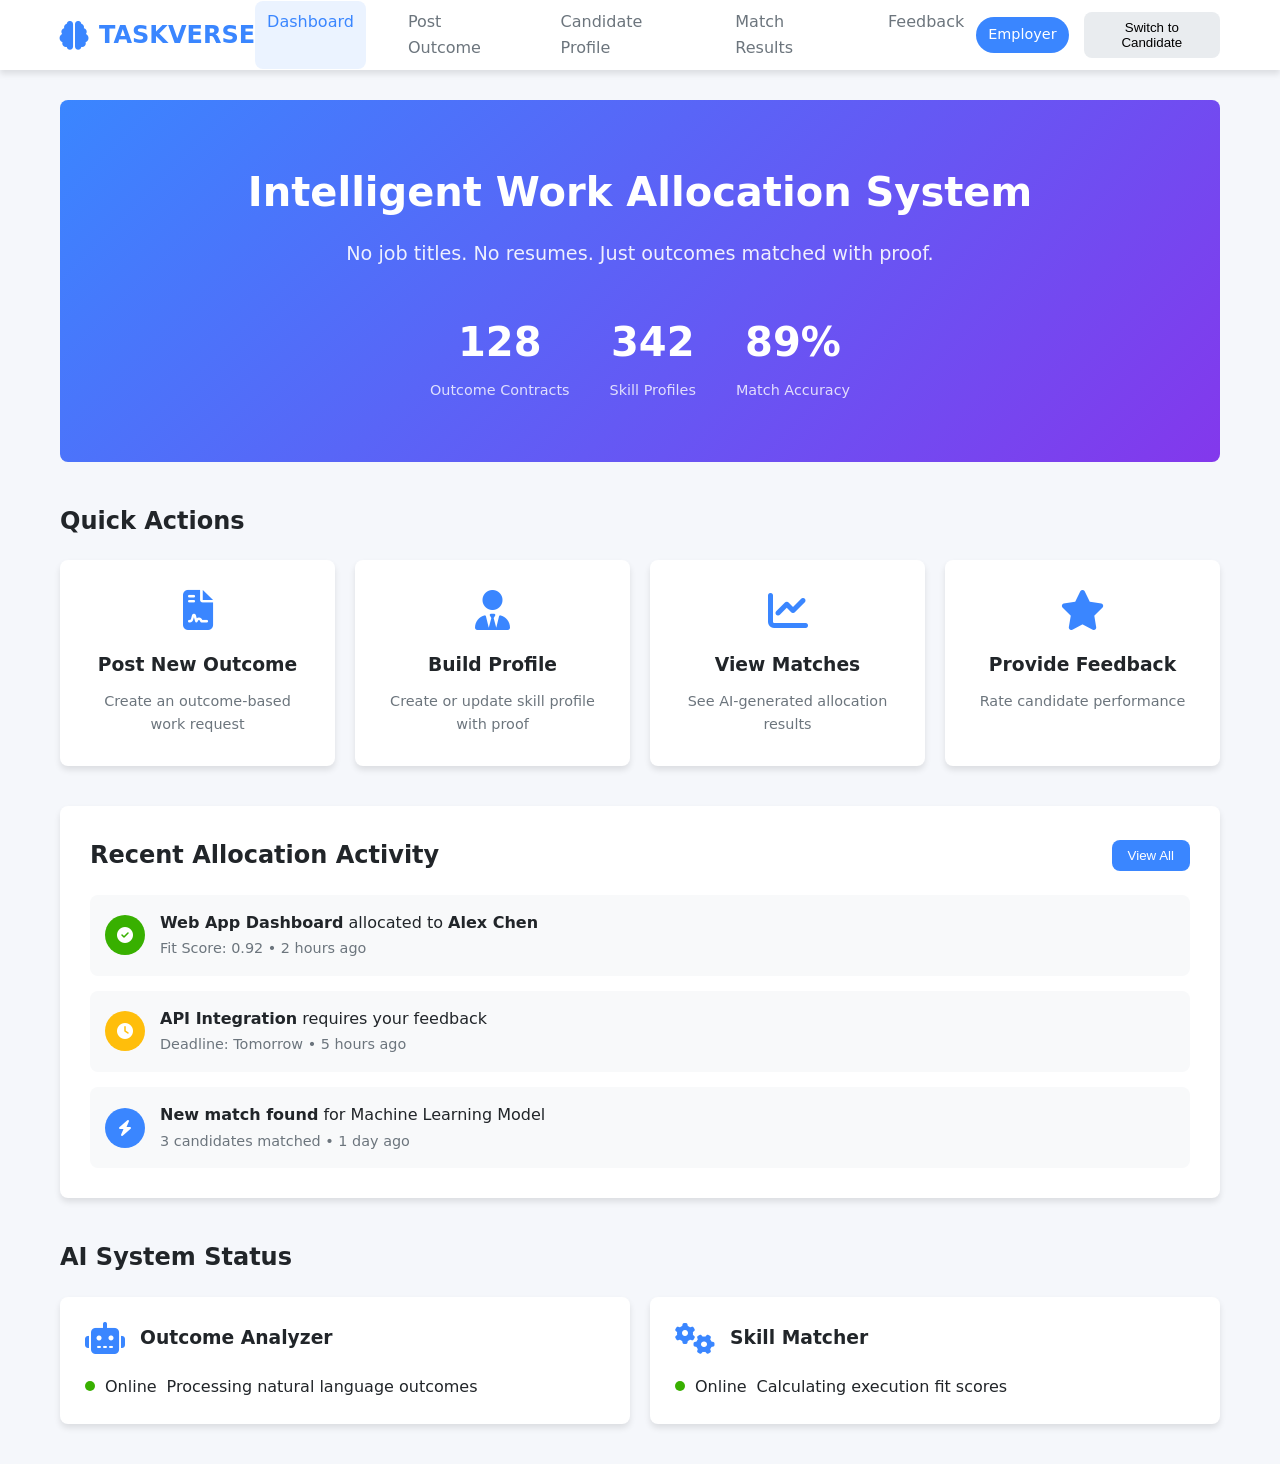
<file: index.html>
<!DOCTYPE html>
<html lang="en">
<head>
    <meta charset="UTF-8">
    <meta name="viewport" content="width=device-width, initial-scale=1.0">
    <title>TASKVERSE - AI Work Allocation System</title>
    <link rel="stylesheet" href="style.css">
    <link rel="stylesheet" href="https://cdnjs.cloudflare.com/ajax/libs/font-awesome/6.4.0/css/all.min.css">
</head>
<body>
    <!-- Navigation -->
    <nav class="navbar">
        <div class="nav-container">
            <div class="logo">
                <i class="fas fa-brain"></i>
                <span>TASKVERSE</span>
            </div>
            <div class="nav-links">
                <a href="index.html" class="active">Dashboard</a>
                <a href="pages/post-outcome.html">Post Outcome</a>
                <a href="pages/candidate-profile.html">Candidate Profile</a>
                <a href="pages/match-results.html">Match Results</a>
                <a href="pages/feedback.html">Feedback</a>
            </div>
            <div class="user-menu">
                <span class="user-role">Employer</span>
                <button class="btn-switch" id="roleSwitch">Switch to Candidate</button>
            </div>
        </div>
    </nav>

    <!-- Main Content -->
    <div class="container">
        <!-- Hero Section -->
        <section class="hero">
            <div class="hero-content">
                <h1>Intelligent Work Allocation System</h1>
                <p class="subtitle">No job titles. No resumes. Just outcomes matched with proof.</p>
                <div class="stats">
                    <div class="stat-card">
                        <div class="stat-number">128</div>
                        <div class="stat-label">Outcome Contracts</div>
                    </div>
                    <div class="stat-card">
                        <div class="stat-number">342</div>
                        <div class="stat-label">Skill Profiles</div>
                    </div>
                    <div class="stat-card">
                        <div class="stat-number">89%</div>
                        <div class="stat-label">Match Accuracy</div>
                    </div>
                </div>
            </div>
        </section>

        <!-- Quick Actions -->
        <section class="quick-actions">
            <h2>Quick Actions</h2>
            <div class="action-grid">
                <a href="pages/post-outcome.html" class="action-card">
                    <i class="fas fa-file-contract"></i>
                    <h3>Post New Outcome</h3>
                    <p>Create an outcome-based work request</p>
                </a>
                <a href="pages/candidate-profile.html" class="action-card">
                    <i class="fas fa-user-tie"></i>
                    <h3>Build Profile</h3>
                    <p>Create or update skill profile with proof</p>
                </a>
                <a href="pages/match-results.html" class="action-card">
                    <i class="fas fa-chart-line"></i>
                    <h3>View Matches</h3>
                    <p>See AI-generated allocation results</p>
                </a>
                <a href="pages/feedback.html" class="action-card">
                    <i class="fas fa-star"></i>
                    <h3>Provide Feedback</h3>
                    <p>Rate candidate performance</p>
                </a>
            </div>
        </section>

        <!-- Recent Activity -->
        <section class="recent-activity">
            <div class="section-header">
                <h2>Recent Allocation Activity</h2>
                <button class="btn-view-all">View All</button>
            </div>
            <div class="activity-list">
                <div class="activity-item">
                    <div class="activity-icon success">
                        <i class="fas fa-check-circle"></i>
                    </div>
                    <div class="activity-content">
                        <p><strong>Web App Dashboard</strong> allocated to <strong>Alex Chen</strong></p>
                        <small class="text-muted">Fit Score: 0.92 • 2 hours ago</small>
                    </div>
                </div>
                <div class="activity-item">
                    <div class="activity-icon warning">
                        <i class="fas fa-clock"></i>
                    </div>
                    <div class="activity-content">
                        <p><strong>API Integration</strong> requires your feedback</p>
                        <small class="text-muted">Deadline: Tomorrow • 5 hours ago</small>
                    </div>
                </div>
                <div class="activity-item">
                    <div class="activity-icon info">
                        <i class="fas fa-bolt"></i>
                    </div>
                    <div class="activity-content">
                        <p><strong>New match found</strong> for Machine Learning Model</p>
                        <small class="text-muted">3 candidates matched • 1 day ago</small>
                    </div>
                </div>
            </div>
        </section>

        <!-- System Status -->
        <section class="system-status">
            <h2>AI System Status</h2>
            <div class="status-grid">
                <div class="status-card">
                    <div class="status-header">
                        <i class="fas fa-robot"></i>
                        <h3>Outcome Analyzer</h3>
                    </div>
                    <div class="status-body">
                        <div class="status-indicator active"></div>
                        <span>Online</span>
                        <p>Processing natural language outcomes</p>
                    </div>
                </div>
                <div class="status-card">
                    <div class="status-header">
                        <i class="fas fa-cogs"></i>
                        <h3>Skill Matcher</h3>
                    </div>
                    <div class="status-body">
                        <div class="status-indicator active"></div>
                        <span>Online</span>
                        <p>Calculating execution fit scores</p>
                    </div>
                </div>
            </div>
        </section>
    </div>

    <script src="script.js"></script>
</body>
</html>
</file>
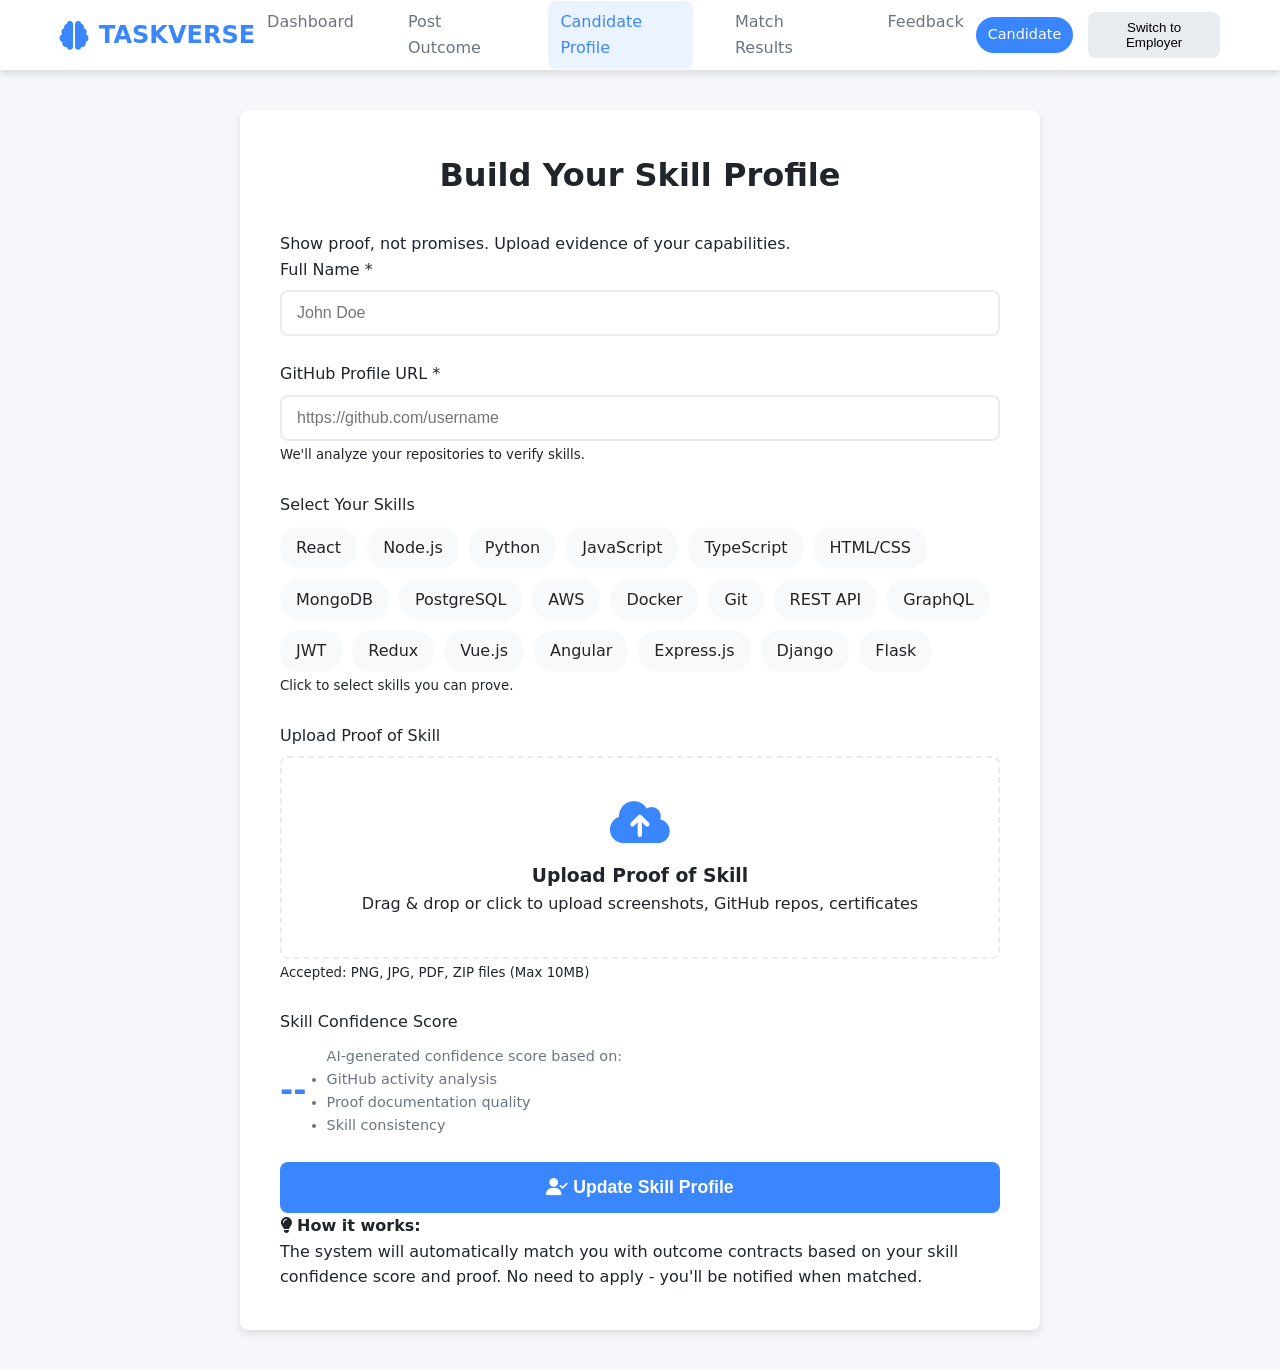
<file: pages/candidate-profile.html>
<!DOCTYPE html>
<html lang="en">
<head>
    <meta charset="UTF-8">
    <meta name="viewport" content="width=device-width, initial-scale=1.0">
    <title>Candidate Profile - TASKVERSE</title>
    <link rel="stylesheet" href="../style.css">
    <link rel="stylesheet" href="https://cdnjs.cloudflare.com/ajax/libs/font-awesome/6.4.0/css/all.min.css">
</head>
<body>
    <nav class="navbar">
        <div class="nav-container">
            <div class="logo">
                <i class="fas fa-brain"></i>
                <span>TASKVERSE</span>
            </div>
            <div class="nav-links">
                <a href="../index.html">Dashboard</a>
                <a href="post-outcome.html">Post Outcome</a>
                <a href="candidate-profile.html" class="active">Candidate Profile</a>
                <a href="match-results.html">Match Results</a>
                <a href="feedback.html">Feedback</a>
            </div>
            <div class="user-menu">
                <span class="user-role">Candidate</span>
                <button class="btn-switch" id="roleSwitch">Switch to Employer</button>
            </div>
        </div>
    </nav>

    <div class="form-container">
        <h1 class="form-title">Build Your Skill Profile</h1>
        <p class="form-subtitle">Show proof, not promises. Upload evidence of your capabilities.</p>
        
        <form id="profileForm">
            <div class="form-group">
                <label for="candidateName">Full Name *</label>
                <input 
                    type="text" 
                    id="candidateName" 
                    class="form-control" 
                    placeholder="John Doe"
                    required
                >
            </div>
            
            <div class="form-group">
                <label for="githubLink">GitHub Profile URL *</label>
                <input 
                    type="url" 
                    id="githubLink" 
                    class="form-control" 
                    placeholder="https://github.com/username"
                    required
                >
                <small class="form-text">We'll analyze your repositories to verify skills.</small>
            </div>
            
            <div class="form-group">
                <label>Select Your Skills</label>
                <div class="skills-selector">
                    <div class="skill-tag">React</div>
                    <div class="skill-tag">Node.js</div>
                    <div class="skill-tag">Python</div>
                    <div class="skill-tag">JavaScript</div>
                    <div class="skill-tag">TypeScript</div>
                    <div class="skill-tag">HTML/CSS</div>
                    <div class="skill-tag">MongoDB</div>
                    <div class="skill-tag">PostgreSQL</div>
                    <div class="skill-tag">AWS</div>
                    <div class="skill-tag">Docker</div>
                    <div class="skill-tag">Git</div>
                    <div class="skill-tag">REST API</div>
                    <div class="skill-tag">GraphQL</div>
                    <div class="skill-tag">JWT</div>
                    <div class="skill-tag">Redux</div>
                    <div class="skill-tag">Vue.js</div>
                    <div class="skill-tag">Angular</div>
                    <div class="skill-tag">Express.js</div>
                    <div class="skill-tag">Django</div>
                    <div class="skill-tag">Flask</div>
                </div>
                <small class="form-text">Click to select skills you can prove.</small>
            </div>
            
            <div class="form-group">
                <label>Upload Proof of Skill</label>
                <div class="upload-area">
                    <i class="fas fa-cloud-upload-alt"></i>
                    <h3>Upload Proof of Skill</h3>
                    <p>Drag & drop or click to upload screenshots, GitHub repos, certificates</p>
                </div>
                <small class="form-text">Accepted: PNG, JPG, PDF, ZIP files (Max 10MB)</small>
            </div>
            
            <div class="form-group">
                <label>Skill Confidence Score</label>
                <div class="score-container">
                    <div class="score-value" id="confidenceScore">--</div>
                    <div class="score-label">
                        <p>AI-generated confidence score based on:</p>
                        <ul>
                            <li>GitHub activity analysis</li>
                            <li>Proof documentation quality</li>
                            <li>Skill consistency</li>
                        </ul>
                    </div>
                </div>
            </div>
            
            <button type="submit" class="btn-submit">
                <i class="fas fa-user-check"></i> Update Skill Profile
            </button>
            
            <div class="form-note">
                <p><i class="fas fa-lightbulb"></i> <strong>How it works:</strong></p>
                <p>The system will automatically match you with outcome contracts based on your skill confidence score and proof. No need to apply - you'll be notified when matched.</p>
            </div>
        </form>
    </div>

    <script src="../script.js"></script>
</body>
</html>
</file>
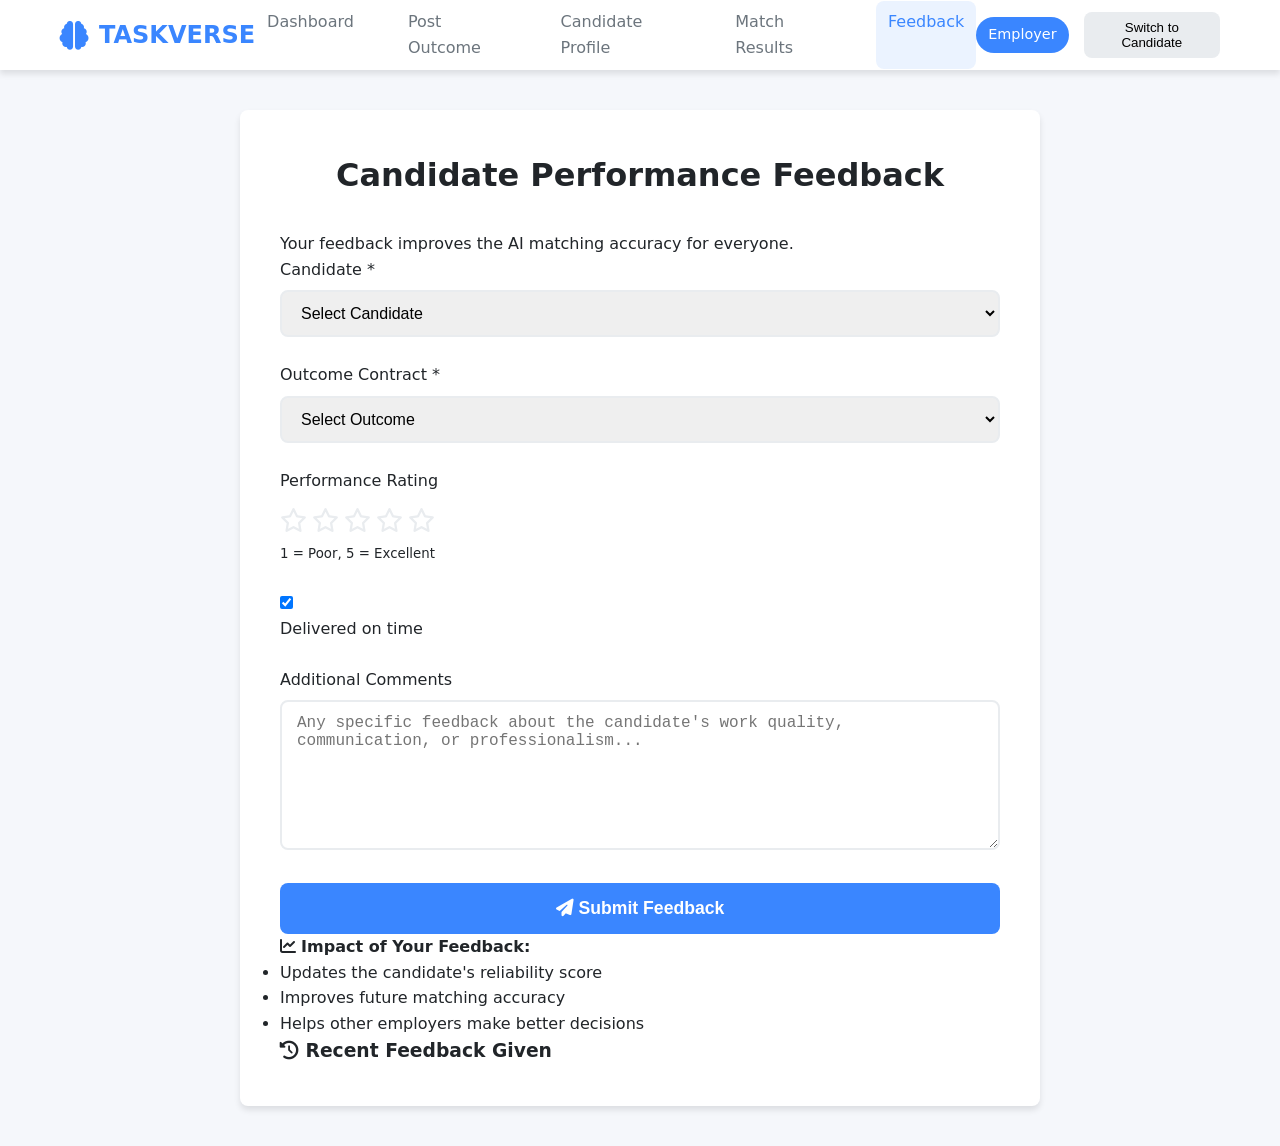
<file: pages/feedback.html>
<!DOCTYPE html>
<html lang="en">
<head>
    <meta charset="UTF-8">
    <meta name="viewport" content="width=device-width, initial-scale=1.0">
    <title>Feedback - TASKVERSE</title>
    <link rel="stylesheet" href="../style.css">
    <link rel="stylesheet" href="https://cdnjs.cloudflare.com/ajax/libs/font-awesome/6.4.0/css/all.min.css">
</head>
<body>
    <nav class="navbar">
        <div class="nav-container">
            <div class="logo">
                <i class="fas fa-brain"></i>
                <span>TASKVERSE</span>
            </div>
            <div class="nav-links">
                <a href="../index.html">Dashboard</a>
                <a href="post-outcome.html">Post Outcome</a>
                <a href="candidate-profile.html">Candidate Profile</a>
                <a href="match-results.html">Match Results</a>
                <a href="feedback.html" class="active">Feedback</a>
            </div>
            <div class="user-menu">
                <span class="user-role">Employer</span>
                <button class="btn-switch" id="roleSwitch">Switch to Candidate</button>
            </div>
        </div>
    </nav>

    <div class="form-container">
        <h1 class="form-title">Candidate Performance Feedback</h1>
        <p class="form-subtitle">Your feedback improves the AI matching accuracy for everyone.</p>
        
        <form id="feedbackForm">
            <div class="form-group">
                <label for="candidateSelect">Candidate *</label>
                <select id="candidateSelect" class="form-control" required>
                    <option value="">Select Candidate</option>
                </select>
            </div>
            
            <div class="form-group">
                <label for="outcomeSelect">Outcome Contract *</label>
                <select id="outcomeSelect" class="form-control" required>
                    <option value="">Select Outcome</option>
                </select>
            </div>
            
            <div class="form-group">
                <label>Performance Rating</label>
                <div class="rating-stars">
                    <div class="star"><i class="far fa-star"></i></div>
                    <div class="star"><i class="far fa-star"></i></div>
                    <div class="star"><i class="far fa-star"></i></div>
                    <div class="star"><i class="far fa-star"></i></div>
                    <div class="star"><i class="far fa-star"></i></div>
                </div>
                <input type="hidden" id="ratingValue" value="0">
                <small class="form-text">1 = Poor, 5 = Excellent</small>
            </div>
            
            <div class="form-group">
                <div class="checkbox-group">
                    <input type="checkbox" id="onTime" checked>
                    <label for="onTime">Delivered on time</label>
                </div>
            </div>
            
            <div class="form-group">
                <label for="comments">Additional Comments</label>
                <textarea 
                    id="comments" 
                    class="form-control" 
                    placeholder="Any specific feedback about the candidate's work quality, communication, or professionalism..."
                    rows="4"
                ></textarea>
            </div>
            
            <button type="submit" class="btn-submit">
                <i class="fas fa-paper-plane"></i> Submit Feedback
            </button>
            
            <div class="form-note">
                <p><i class="fas fa-chart-line"></i> <strong>Impact of Your Feedback:</strong></p>
                <ul>
                    <li>Updates the candidate's reliability score</li>
                    <li>Improves future matching accuracy</li>
                    <li>Helps other employers make better decisions</li>
                </ul>
            </div>
        </form>
        
        <div class="feedback-history">
            <h3><i class="fas fa-history"></i> Recent Feedback Given</h3>
            <div id="historyList" class="history-list">
                <!-- Feedback history will load here -->
            </div>
        </div>
    </div>

    <script src="../script.js"></script>
</body>
</html>
</file>
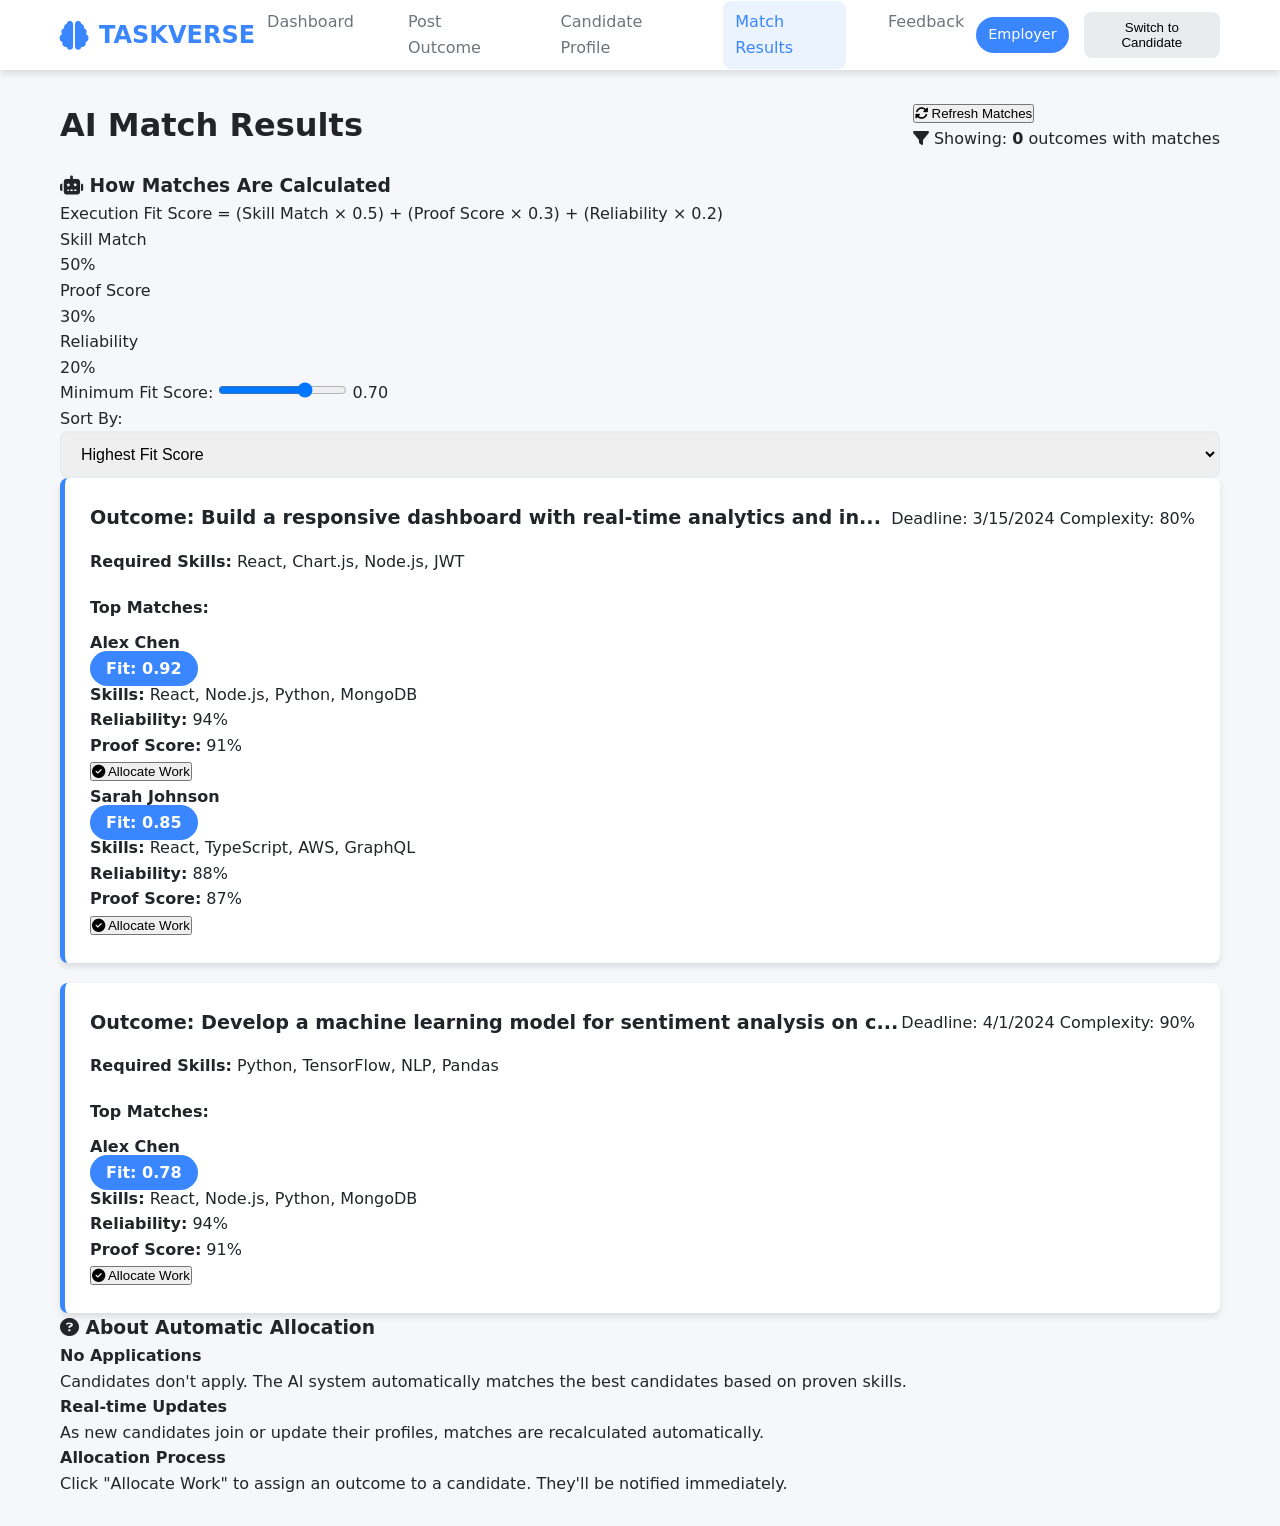
<file: pages/match-results.html>
<!DOCTYPE html>
<html lang="en">
<head>
    <meta charset="UTF-8">
    <meta name="viewport" content="width=device-width, initial-scale=1.0">
    <title>Match Results - TASKVERSE</title>
    <link rel="stylesheet" href="../style.css">
    <link rel="stylesheet" href="https://cdnjs.cloudflare.com/ajax/libs/font-awesome/6.4.0/css/all.min.css">
</head>
<body>
    <nav class="navbar">
        <div class="nav-container">
            <div class="logo">
                <i class="fas fa-brain"></i>
                <span>TASKVERSE</span>
            </div>
            <div class="nav-links">
                <a href="../index.html">Dashboard</a>
                <a href="post-outcome.html">Post Outcome</a>
                <a href="candidate-profile.html">Candidate Profile</a>
                <a href="match-results.html" class="active">Match Results</a>
                <a href="feedback.html">Feedback</a>
            </div>
            <div class="user-menu">
                <span class="user-role">Employer</span>
                <button class="btn-switch" id="roleSwitch">Switch to Candidate</button>
            </div>
        </div>
    </nav>

    <div class="container">
        <div class="section-header">
            <h1>AI Match Results</h1>
            <div class="header-actions">
                <button class="btn-refresh" onclick="loadMatchResults()">
                    <i class="fas fa-sync-alt"></i> Refresh Matches
                </button>
                <div class="match-stats">
                    <span><i class="fas fa-filter"></i> Showing: <strong id="matchCount">0</strong> outcomes with matches</span>
                </div>
            </div>
        </div>
        
        <div class="match-explanation">
            <div class="explanation-card">
                <h3><i class="fas fa-robot"></i> How Matches Are Calculated</h3>
                <p>Execution Fit Score = (Skill Match × 0.5) + (Proof Score × 0.3) + (Reliability × 0.2)</p>
                <div class="score-breakdown">
                    <div class="breakdown-item">
                        <span class="breakdown-label">Skill Match</span>
                        <div class="breakdown-bar">
                            <div class="bar-fill" style="width: 50%; background: var(--primary);"></div>
                        </div>
                        <span class="breakdown-value">50%</span>
                    </div>
                    <div class="breakdown-item">
                        <span class="breakdown-label">Proof Score</span>
                        <div class="breakdown-bar">
                            <div class="bar-fill" style="width: 30%; background: var(--secondary);"></div>
                        </div>
                        <span class="breakdown-value">30%</span>
                    </div>
                    <div class="breakdown-item">
                        <span class="breakdown-label">Reliability</span>
                        <div class="breakdown-bar">
                            <div class="bar-fill" style="width: 20%; background: var(--success);"></div>
                        </div>
                        <span class="breakdown-value">20%</span>
                    </div>
                </div>
            </div>
        </div>
        
        <div class="filters">
            <div class="filter-group">
                <label for="minScore">Minimum Fit Score:</label>
                <input type="range" id="minScore" min="0" max="100" value="70" onchange="updateFilter()">
                <span id="scoreValue">0.70</span>
            </div>
            <div class="filter-group">
                <label for="sortBy">Sort By:</label>
                <select id="sortBy" class="form-control" onchange="updateFilter()">
                    <option value="fit">Highest Fit Score</option>
                    <option value="deadline">Nearest Deadline</option>
                    <option value="complexity">Complexity</option>
                </select>
            </div>
        </div>
        
        <div id="matchResults" class="results-grid">
            <!-- AI-generated matches will appear here -->
        </div>
        
        <div class="empty-state" id="emptyState" style="display: none;">
            <i class="fas fa-search"></i>
            <h3>No Matches Found</h3>
            <p>Try adjusting your filters or create more outcome contracts.</p>
            <a href="post-outcome.html" class="btn-primary">
                <i class="fas fa-file-contract"></i> Create New Outcome
            </a>
        </div>
        
        <div class="info-section">
            <h3><i class="fas fa-question-circle"></i> About Automatic Allocation</h3>
            <div class="info-grid">
                <div class="info-card">
                    <h4>No Applications</h4>
                    <p>Candidates don't apply. The AI system automatically matches the best candidates based on proven skills.</p>
                </div>
                <div class="info-card">
                    <h4>Real-time Updates</h4>
                    <p>As new candidates join or update their profiles, matches are recalculated automatically.</p>
                </div>
                <div class="info-card">
                    <h4>Allocation Process</h4>
                    <p>Click "Allocate Work" to assign an outcome to a candidate. They'll be notified immediately.</p>
                </div>
            </div>
        </div>
    </div>

    <script src="../script.js"></script>
</body>
</html>
</file>
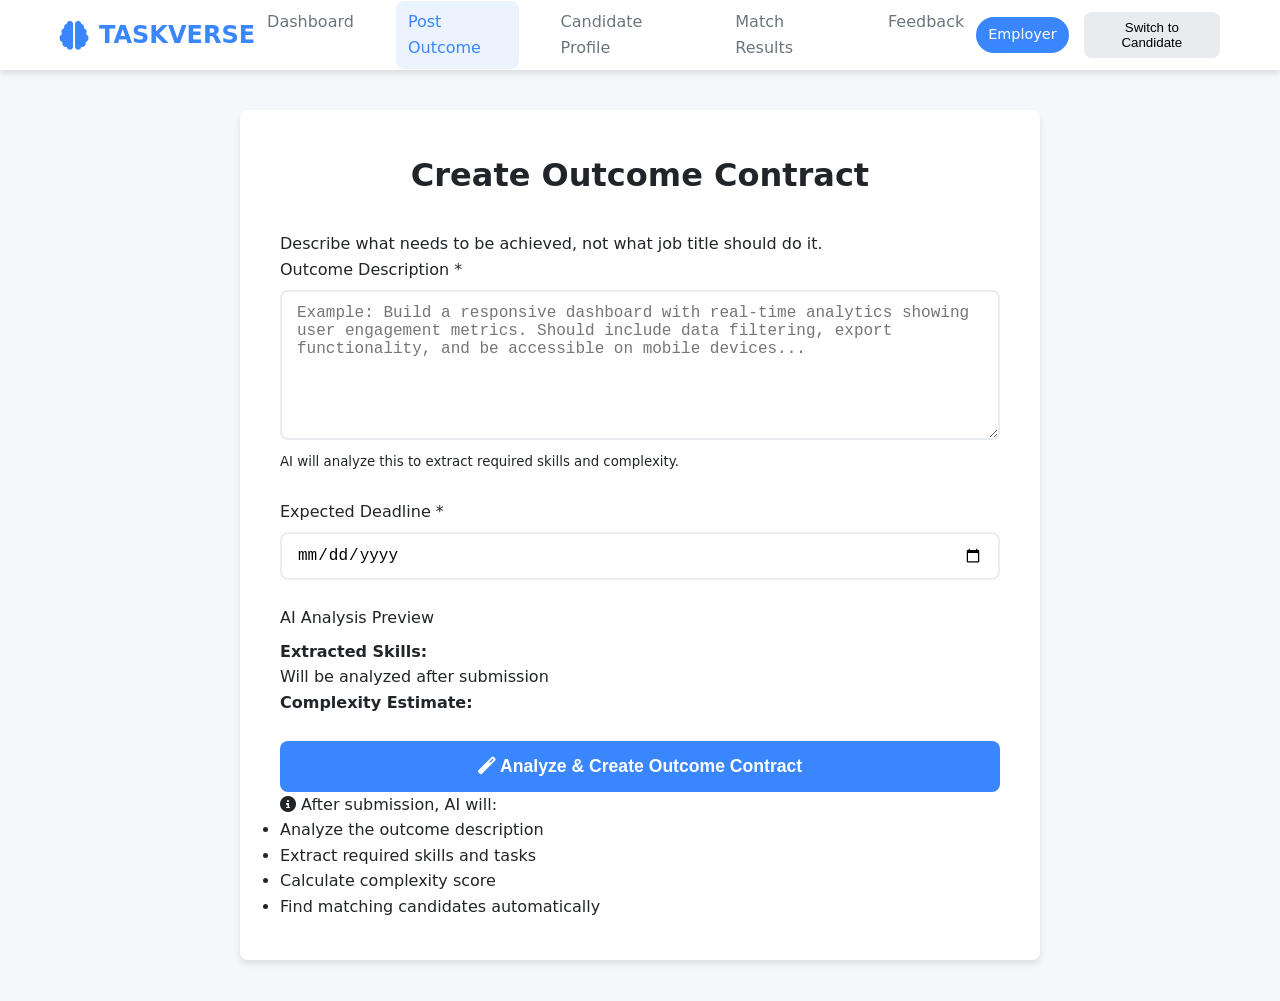
<file: pages/post-outcome.html>
<!DOCTYPE html>
<html lang="en">
<head>
    <meta charset="UTF-8">
    <meta name="viewport" content="width=device-width, initial-scale=1.0">
    <title>Post Outcome - TASKVERSE</title>
    <link rel="stylesheet" href="../style.css">
    <link rel="stylesheet" href="https://cdnjs.cloudflare.com/ajax/libs/font-awesome/6.4.0/css/all.min.css">
</head>
<body>
    <nav class="navbar">
        <div class="nav-container">
            <div class="logo">
                <i class="fas fa-brain"></i>
                <span>TASKVERSE</span>
            </div>
            <div class="nav-links">
                <a href="../index.html">Dashboard</a>
                <a href="post-outcome.html" class="active">Post Outcome</a>
                <a href="candidate-profile.html">Candidate Profile</a>
                <a href="match-results.html">Match Results</a>
                <a href="feedback.html">Feedback</a>
            </div>
            <div class="user-menu">
                <span class="user-role">Employer</span>
                <button class="btn-switch" id="roleSwitch">Switch to Candidate</button>
            </div>
        </div>
    </nav>

    <div class="form-container">
        <h1 class="form-title">Create Outcome Contract</h1>
        <p class="form-subtitle">Describe what needs to be achieved, not what job title should do it.</p>
        
        <form id="outcomeForm">
            <div class="form-group">
                <label for="outcomeDescription">Outcome Description *</label>
                <textarea 
                    id="outcomeDescription" 
                    class="form-control" 
                    placeholder="Example: Build a responsive dashboard with real-time analytics showing user engagement metrics. Should include data filtering, export functionality, and be accessible on mobile devices..."
                    required
                    rows="6"
                ></textarea>
                <small class="form-text">AI will analyze this to extract required skills and complexity.</small>
            </div>
            
            <div class="form-group">
                <label for="deadline">Expected Deadline *</label>
                <input 
                    type="date" 
                    id="deadline" 
                    class="form-control" 
                    required
                    min="<?php echo date('Y-m-d'); ?>"
                >
            </div>
            
            <div class="form-group">
                <label>AI Analysis Preview</label>
                <div class="analysis-preview">
                    <div class="preview-item">
                        <strong>Extracted Skills:</strong>
                        <div id="previewSkills" class="skills-preview">
                            <span class="skill-badge">Will be analyzed after submission</span>
                        </div>
                    </div>
                    <div class="preview-item">
                        <strong>Complexity Estimate:</strong>
                        <div id="previewComplexity" class="complexity-bar">
                            <div class="bar-fill" style="width: 0%"></div>
                        </div>
                    </div>
                </div>
            </div>
            
            <button type="submit" class="btn-submit">
                <i class="fas fa-magic"></i> Analyze & Create Outcome Contract
            </button>
            
            <div class="form-note">
                <p><i class="fas fa-info-circle"></i> After submission, AI will:</p>
                <ul>
                    <li>Analyze the outcome description</li>
                    <li>Extract required skills and tasks</li>
                    <li>Calculate complexity score</li>
                    <li>Find matching candidates automatically</li>
                </ul>
            </div>
        </form>
    </div>

    <script src="../script.js"></script>
</body>
</html>
</file>
<file: style.css>
:root {
    --primary: #3a86ff;
    --primary-dark: #2667cc;
    --secondary: #8338ec;
    --light: #f8f9fa;
    --dark: #212529;
    --gray: #6c757d;
    --gray-light: #e9ecef;
    --success: #38b000;
    --warning: #ffbe0b;
    --danger: #ff006e;
    --border-radius: 8px;
    --box-shadow: 0 4px 6px rgba(0, 0, 0, 0.1);
    --transition: all 0.3s ease;
}

* {
    margin: 0;
    padding: 0;
    box-sizing: border-box;
}

body {
    font-family: 'Segoe UI', system-ui, -apple-system, sans-serif;
    background-color: #f5f7fb;
    color: var(--dark);
    line-height: 1.6;
}

/* Navigation */
.navbar {
    background: white;
    box-shadow: var(--box-shadow);
    position: sticky;
    top: 0;
    z-index: 1000;
}

.nav-container {
    max-width: 1200px;
    margin: 0 auto;
    padding: 0 20px;
    display: flex;
    align-items: center;
    justify-content: space-between;
    height: 70px;
}

.logo {
    display: flex;
    align-items: center;
    gap: 10px;
    font-size: 1.5rem;
    font-weight: 700;
    color: var(--primary);
}

.logo i {
    font-size: 1.8rem;
}

.nav-links {
    display: flex;
    gap: 30px;
}

.nav-links a {
    text-decoration: none;
    color: var(--gray);
    font-weight: 500;
    padding: 8px 12px;
    border-radius: var(--border-radius);
    transition: var(--transition);
}

.nav-links a:hover,
.nav-links a.active {
    color: var(--primary);
    background-color: rgba(58, 134, 255, 0.1);
}

.user-menu {
    display: flex;
    align-items: center;
    gap: 15px;
}

.user-role {
    padding: 6px 12px;
    background-color: var(--primary);
    color: white;
    border-radius: 20px;
    font-size: 0.9rem;
    font-weight: 500;
}

.btn-switch {
    padding: 8px 16px;
    background-color: var(--gray-light);
    border: none;
    border-radius: var(--border-radius);
    font-weight: 500;
    cursor: pointer;
    transition: var(--transition);
}

.btn-switch:hover {
    background-color: var(--gray);
    color: white;
}

/* Container */
.container {
    max-width: 1200px;
    margin: 30px auto;
    padding: 0 20px;
}

/* Hero Section */
.hero {
    background: linear-gradient(135deg, var(--primary) 0%, var(--secondary) 100%);
    color: white;
    padding: 60px 40px;
    border-radius: var(--border-radius);
    margin-bottom: 40px;
    text-align: center;
}

.hero h1 {
    font-size: 2.5rem;
    margin-bottom: 15px;
}

.subtitle {
    font-size: 1.2rem;
    opacity: 0.9;
    margin-bottom: 40px;
}

.stats {
    display: flex;
    justify-content: center;
    gap: 40px;
    margin-top: 40px;
}

.stat-card {
    text-align: center;
}

.stat-number {
    font-size: 2.5rem;
    font-weight: 700;
    margin-bottom: 5px;
}

.stat-label {
    font-size: 0.9rem;
    opacity: 0.8;
}

/* Quick Actions */
.quick-actions {
    margin-bottom: 40px;
}

.quick-actions h2 {
    margin-bottom: 20px;
    color: var(--dark);
}

.action-grid {
    display: grid;
    grid-template-columns: repeat(auto-fit, minmax(250px, 1fr));
    gap: 20px;
}

.action-card {
    background: white;
    padding: 30px;
    border-radius: var(--border-radius);
    box-shadow: var(--box-shadow);
    text-decoration: none;
    color: var(--dark);
    transition: var(--transition);
    text-align: center;
}

.action-card:hover {
    transform: translateY(-5px);
    box-shadow: 0 8px 15px rgba(0, 0, 0, 0.1);
}

.action-card i {
    font-size: 2.5rem;
    color: var(--primary);
    margin-bottom: 20px;
}

.action-card h3 {
    margin-bottom: 10px;
}

.action-card p {
    color: var(--gray);
    font-size: 0.9rem;
}

/* Recent Activity */
.recent-activity {
    background: white;
    padding: 30px;
    border-radius: var(--border-radius);
    box-shadow: var(--box-shadow);
    margin-bottom: 40px;
}

.section-header {
    display: flex;
    justify-content: space-between;
    align-items: center;
    margin-bottom: 20px;
}

.btn-view-all {
    padding: 8px 16px;
    background-color: var(--primary);
    color: white;
    border: none;
    border-radius: var(--border-radius);
    cursor: pointer;
    transition: var(--transition);
}

.btn-view-all:hover {
    background-color: var(--primary-dark);
}

.activity-list {
    display: flex;
    flex-direction: column;
    gap: 15px;
}

.activity-item {
    display: flex;
    align-items: center;
    gap: 15px;
    padding: 15px;
    background-color: var(--light);
    border-radius: var(--border-radius);
}

.activity-icon {
    width: 40px;
    height: 40px;
    border-radius: 50%;
    display: flex;
    align-items: center;
    justify-content: center;
    color: white;
}

.activity-icon.success {
    background-color: var(--success);
}

.activity-icon.warning {
    background-color: var(--warning);
}

.activity-icon.info {
    background-color: var(--primary);
}

.text-muted {
    color: var(--gray);
    font-size: 0.9rem;
}

/* System Status */
.system-status {
    margin-bottom: 40px;
}

.system-status h2 {
    margin-bottom: 20px;
}

.status-grid {
    display: grid;
    grid-template-columns: repeat(auto-fit, minmax(300px, 1fr));
    gap: 20px;
}

.status-card {
    background: white;
    padding: 25px;
    border-radius: var(--border-radius);
    box-shadow: var(--box-shadow);
}

.status-header {
    display: flex;
    align-items: center;
    gap: 15px;
    margin-bottom: 20px;
}

.status-header i {
    font-size: 2rem;
    color: var(--primary);
}

.status-body {
    display: flex;
    align-items: center;
    gap: 10px;
}

.status-indicator {
    width: 10px;
    height: 10px;
    border-radius: 50%;
}

.status-indicator.active {
    background-color: var(--success);
    animation: pulse 2s infinite;
}

@keyframes pulse {
    0% { opacity: 1; }
    50% { opacity: 0.5; }
    100% { opacity: 1; }
}

/* Form Styles */
.form-container {
    max-width: 800px;
    margin: 40px auto;
    background: white;
    padding: 40px;
    border-radius: var(--border-radius);
    box-shadow: var(--box-shadow);
}

.form-title {
    text-align: center;
    margin-bottom: 30px;
    color: var(--dark);
}

.form-group {
    margin-bottom: 25px;
}

.form-group label {
    display: block;
    margin-bottom: 8px;
    font-weight: 500;
    color: var(--dark);
}

.form-control {
    width: 100%;
    padding: 12px 15px;
    border: 2px solid var(--gray-light);
    border-radius: var(--border-radius);
    font-size: 1rem;
    transition: var(--transition);
}

.form-control:focus {
    outline: none;
    border-color: var(--primary);
}

textarea.form-control {
    min-height: 150px;
    resize: vertical;
}

.btn-submit {
    width: 100%;
    padding: 15px;
    background-color: var(--primary);
    color: white;
    border: none;
    border-radius: var(--border-radius);
    font-size: 1.1rem;
    font-weight: 600;
    cursor: pointer;
    transition: var(--transition);
}

.btn-submit:hover {
    background-color: var(--primary-dark);
}

/* Skills Selector */
.skills-selector {
    display: flex;
    flex-wrap: wrap;
    gap: 10px;
    margin-top: 10px;
}

.skill-tag {
    padding: 8px 16px;
    background-color: var(--light);
    border-radius: 20px;
    cursor: pointer;
    transition: var(--transition);
    user-select: none;
}

.skill-tag:hover {
    background-color: var(--gray-light);
}

.skill-tag.selected {
    background-color: var(--primary);
    color: white;
}

/* Score Display */
.score-container {
    display: flex;
    align-items: center;
    gap: 20px;
    margin-top: 10px;
}

.score-value {
    font-size: 2rem;
    font-weight: 700;
    color: var(--primary);
}

.score-label {
    font-size: 0.9rem;
    color: var(--gray);
}

/* Match Results */
.results-grid {
    display: grid;
    gap: 20px;
}

.result-card {
    background: white;
    padding: 25px;
    border-radius: var(--border-radius);
    box-shadow: var(--box-shadow);
    border-left: 5px solid var(--primary);
}

.result-header {
    display: flex;
    justify-content: space-between;
    align-items: center;
    margin-bottom: 15px;
}

.result-title {
    font-size: 1.2rem;
    font-weight: 600;
}

.fit-score {
    padding: 8px 16px;
    background-color: var(--primary);
    color: white;
    border-radius: 20px;
    font-weight: 600;
}

.result-details {
    display: grid;
    grid-template-columns: repeat(auto-fit, minmax(200px, 1fr));
    gap: 15px;
    margin-bottom: 15px;
}

.detail-item label {
    font-weight: 500;
    color: var(--gray);
    font-size: 0.9rem;
}

.detail-item span {
    display: block;
    margin-top: 5px;
}

/* Feedback Stars */
.rating-stars {
    display: flex;
    gap: 5px;
}

.star {
    font-size: 1.5rem;
    color: var(--gray-light);
    cursor: pointer;
    transition: var(--transition);
}

.star.active {
    color: var(--warning);
}

/* Upload Area */
.upload-area {
    border: 2px dashed var(--gray-light);
    border-radius: var(--border-radius);
    padding: 40px;
    text-align: center;
    cursor: pointer;
    transition: var(--transition);
}

.upload-area:hover {
    border-color: var(--primary);
    background-color: rgba(58, 134, 255, 0.05);
}

.upload-area i {
    font-size: 3rem;
    color: var(--primary);
    margin-bottom: 15px;
}

/* Responsive Design */
@media (max-width: 768px) {
    .nav-container {
        flex-direction: column;
        height: auto;
        padding: 15px;
    }
    
    .nav-links {
        margin: 15px 0;
        flex-wrap: wrap;
        justify-content: center;
    }
    
    .stats {
        flex-direction: column;
        gap: 20px;
    }
    
    .action-grid {
        grid-template-columns: 1fr;
    }
    
    .form-container {
        padding: 20px;
    }
}
</file>
